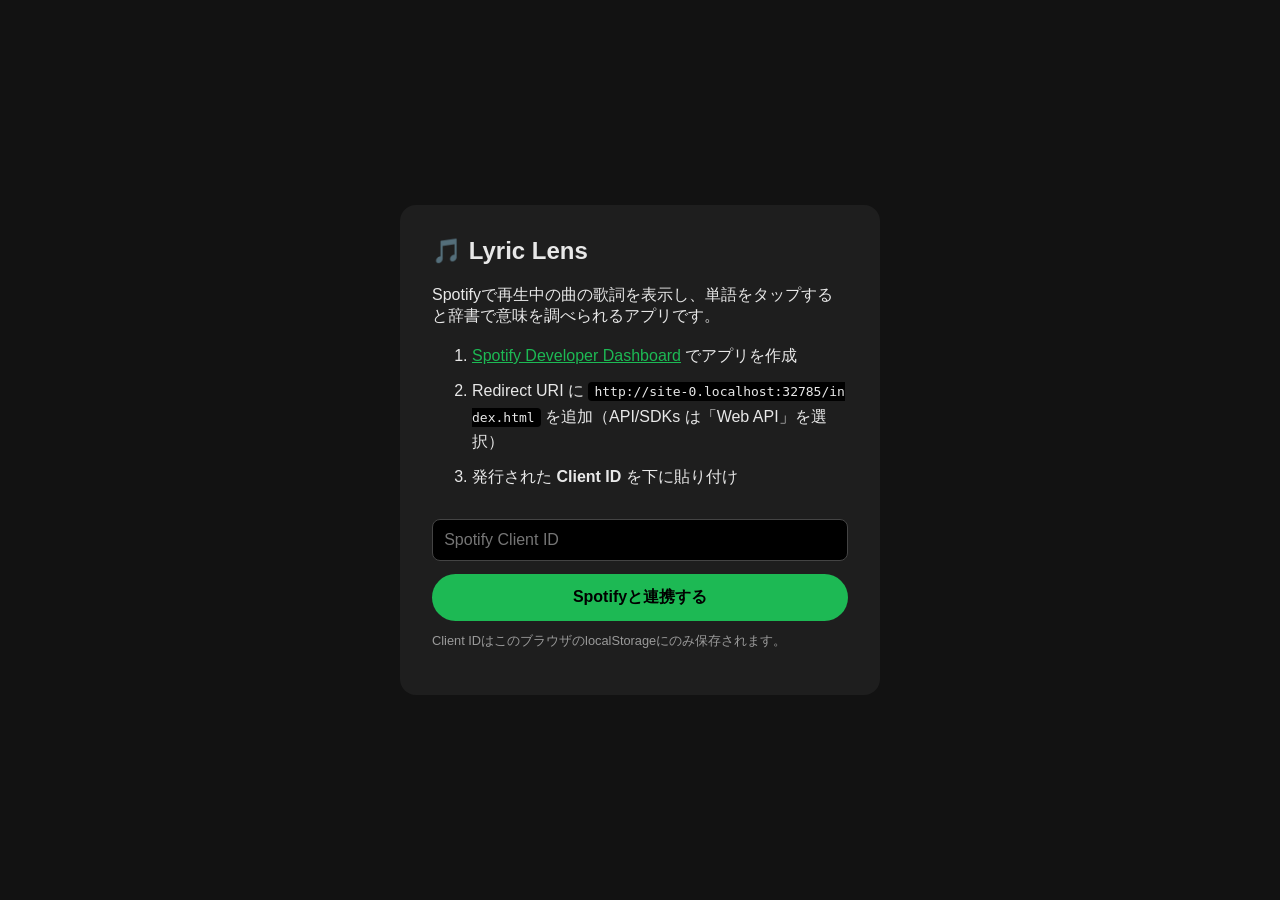
<file: index.html>
<!DOCTYPE html>
<html lang="ja">
<head>
  <meta charset="UTF-8" />
  <meta name="viewport" content="width=device-width, initial-scale=1.0" />
  <title>Lyric Lens — Spotify歌詞＆タップ辞書</title>
  <link rel="stylesheet" href="css/style.css" />
</head>
<body>
  <!-- 初回セットアップ画面 -->
  <section id="setup-screen" class="screen hidden">
    <div class="setup-card">
      <h1>🎵 Lyric Lens</h1>
      <p>Spotifyで再生中の曲の歌詞を表示し、単語をタップすると辞書で意味を調べられるアプリです。</p>
      <ol class="setup-steps">
        <li><a href="https://developer.spotify.com/dashboard" target="_blank" rel="noopener">Spotify Developer Dashboard</a> でアプリを作成</li>
        <li>Redirect URI に <code id="redirect-uri-display"></code> を追加（API/SDKs は「Web API」を選択）</li>
        <li>発行された <strong>Client ID</strong> を下に貼り付け</li>
      </ol>
      <input type="text" id="client-id-input" placeholder="Spotify Client ID" autocomplete="off" />
      <button id="connect-btn" class="primary-btn">Spotifyと連携する</button>
      <p class="note">Client IDはこのブラウザのlocalStorageにのみ保存されます。</p>
    </div>
  </section>

  <!-- メイン画面 -->
  <section id="player-screen" class="screen hidden">
    <header id="now-playing">
      <img id="album-art" alt="" />
      <div class="track-info">
        <div id="track-name">—</div>
        <div id="artist-name">再生中の曲がありません</div>
      </div>
      <div class="header-actions">
        <a href="chinese.html" class="mode-link" title="中国語モード（ピンイン＆日本語辞書）">中文</a>
        <button id="logout-btn" title="連携解除">⏏</button>
      </div>
    </header>

    <main id="lyrics-container">
      <div id="lyrics-status">Spotifyで曲を再生してください…</div>
      <div id="lyrics-lines"></div>
    </main>

    <!-- 辞書パネル -->
    <aside id="dict-panel" class="hidden">
      <div class="dict-header">
        <span id="dict-word"></span>
        <button id="dict-close">✕</button>
      </div>
      <div id="dict-body"></div>
      <div class="dict-footer">
        <a id="dict-translate-link" href="#" target="_blank" rel="noopener">Google翻訳で見る ↗</a>
      </div>
    </aside>
  </section>

  <script type="module" src="js/app.js"></script>
</body>
</html>
</file>
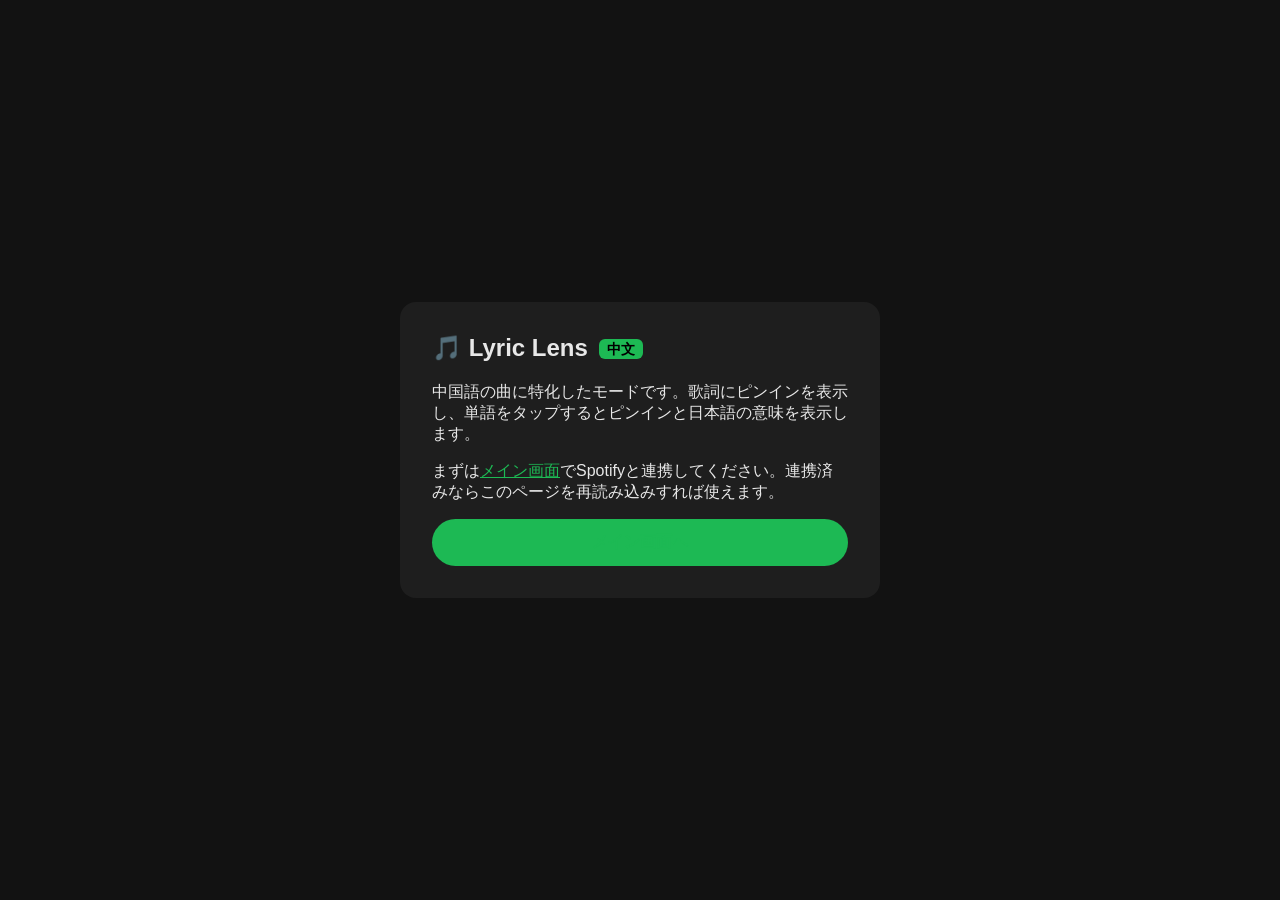
<file: chinese.html>
<!DOCTYPE html>
<html lang="ja">
<head>
  <meta charset="UTF-8" />
  <meta name="viewport" content="width=device-width, initial-scale=1.0" />
  <title>Lyric Lens 中文 — 中国語歌詞＆ピンイン＆日本語辞書</title>
  <link rel="stylesheet" href="css/style.css" />
</head>
<body>
  <!-- 未連携のときの案内画面 -->
  <section id="setup-screen" class="screen hidden">
    <div class="setup-card">
      <h1>🎵 Lyric Lens <span class="zh-badge">中文</span></h1>
      <p>中国語の曲に特化したモードです。歌詞にピンインを表示し、単語をタップするとピンインと日本語の意味を表示します。</p>
      <p>まずは<a href="index.html">メイン画面</a>でSpotifyと連携してください。連携済みならこのページを再読み込みすれば使えます。</p>
      <a href="index.html" class="primary-btn link-btn">メイン画面へ</a>
    </div>
  </section>

  <!-- メイン画面 -->
  <section id="player-screen" class="screen hidden">
    <header id="now-playing">
      <img id="album-art" alt="" />
      <div class="track-info">
        <div id="track-name">—</div>
        <div id="artist-name">再生中の曲がありません</div>
      </div>
      <div class="header-actions">
        <button id="pinyin-toggle" class="active" title="ピンイン表示の切り替え">拼音</button>
        <a href="index.html" class="mode-link" title="通常モードへ">A文</a>
        <button id="logout-btn" title="連携解除">⏏</button>
      </div>
    </header>

    <main id="lyrics-container">
      <div id="lyrics-status">Spotifyで曲を再生してください…</div>
      <div id="lyrics-lines"></div>
    </main>

    <!-- 辞書パネル -->
    <aside id="dict-panel" class="hidden">
      <div class="dict-header">
        <div>
          <span id="dict-word"></span>
          <span id="dict-pinyin"></span>
        </div>
        <button id="dict-close">✕</button>
      </div>
      <div id="dict-body"></div>
      <div class="dict-footer">
        <a id="dict-translate-link" href="#" target="_blank" rel="noopener">Google翻訳（日本語）で見る ↗</a>
      </div>
    </aside>
  </section>

  <script type="module" src="js/chinese-app.js"></script>
</body>
</html>
</file>
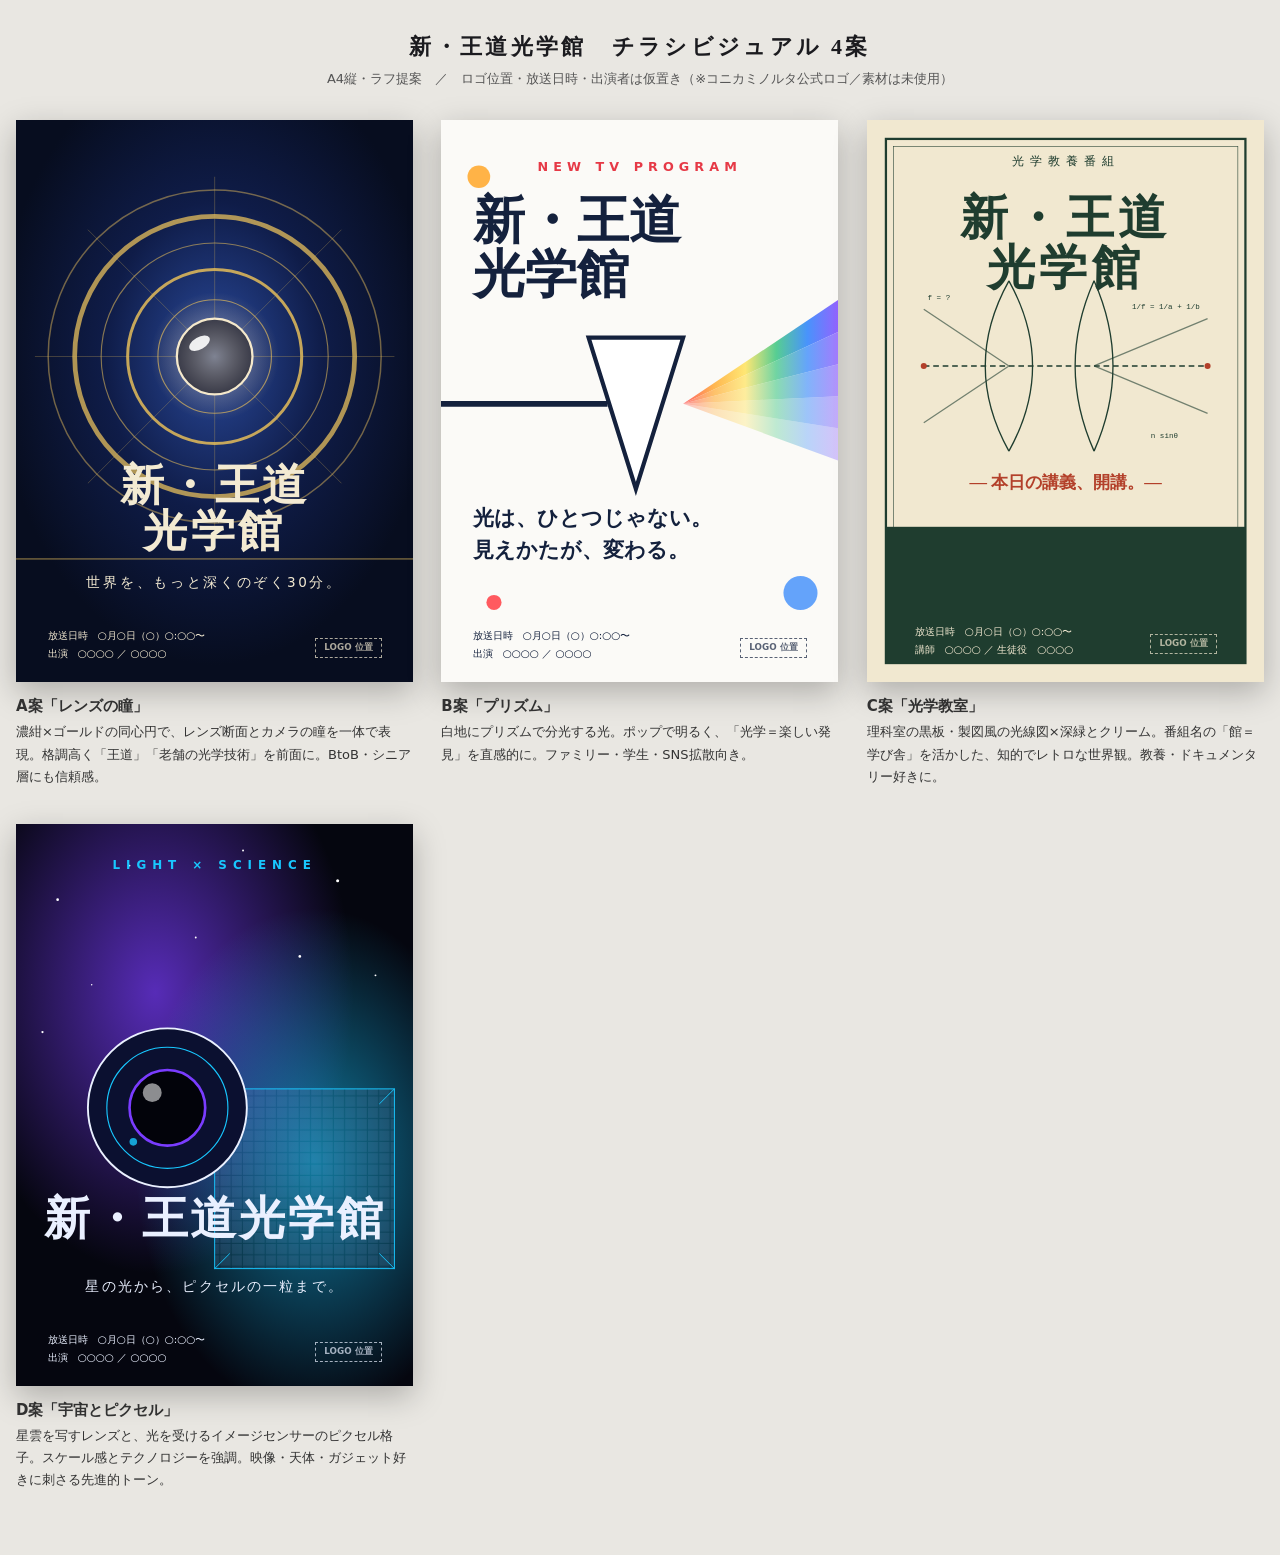
<file: flyer-visual-proposals.html>
<!doctype html>
<html lang="ja">
<head>
<meta charset="utf-8">
<meta name="viewport" content="width=device-width,initial-scale=1">
<title>新・王道光学館 チラシビジュアル4案</title>
<style>
:root{--bg:#e9e7e2;--ink:#1b1b1f}
*{box-sizing:border-box;margin:0}
body{background:var(--bg);color:var(--ink);font-family:"Hiragino Mincho ProN","Yu Mincho","Noto Serif JP",serif;padding:32px 16px 64px}
h1{font-size:22px;text-align:center;letter-spacing:.15em}
.sub{text-align:center;font-size:13px;color:#555;margin:8px 0 32px;font-family:system-ui,sans-serif}
.grid{display:grid;grid-template-columns:repeat(auto-fit,minmax(300px,1fr));gap:36px 28px;max-width:1400px;margin:auto}
figure{display:flex;flex-direction:column;gap:12px}
.flyer{aspect-ratio:210/297;width:100%;position:relative;overflow:hidden;box-shadow:0 10px 30px rgba(0,0,0,.25);container-type:inline-size}
figcaption{font-family:system-ui,sans-serif;font-size:13px;line-height:1.7;color:#333}
figcaption b{display:block;font-size:15px;margin-bottom:2px}
.flyer svg.bg{position:absolute;inset:0;width:100%;height:100%}
.t{position:absolute;left:0;right:0;text-align:center}
.logo{position:absolute;border:1px dashed currentColor;font:600 2.2cqw system-ui,sans-serif;padding:.8cqw 2cqw;opacity:.7}
.info{position:absolute;font:500 2.6cqw/1.7 system-ui,sans-serif}
/* A */
#A{background:#070d1f;color:#f3ead2}
#B{background:#fbfaf7;color:#14213d}
#C{background:#f1e8d0;color:#1f3d2f}
#D{background:#05060f;color:#eaf0ff}
.big{font-weight:900;line-height:1.05}
</style>
</head>
<body>
<h1>新・王道光学館　チラシビジュアル 4案</h1>
<p class="sub">A4縦・ラフ提案　／　ロゴ位置・放送日時・出演者は仮置き（※コニカミノルタ公式ロゴ／素材は未使用）</p>

<div class="grid">

<!-- A -->
<figure>
<div class="flyer" id="A">
<svg class="bg" viewBox="0 0 210 297" preserveAspectRatio="xMidYMid slice">
<defs>
<radialGradient id="ga" cx="50%" cy="42%" r="55%"><stop offset="0" stop-color="#2a4a9c"/><stop offset=".5" stop-color="#0f1c48"/><stop offset="1" stop-color="#070d1f"/></radialGradient>
<radialGradient id="ha"><stop offset="0" stop-color="#fff" stop-opacity=".95"/><stop offset="1" stop-color="#ffd27a" stop-opacity="0"/></radialGradient>
</defs>
<rect width="210" height="297" fill="url(#ga)"/>
<g fill="none" stroke="#d9b45a" >
<circle cx="105" cy="125" r="88" stroke-width=".8" opacity=".5"/>
<circle cx="105" cy="125" r="74" stroke-width="2.5" opacity=".8"/>
<circle cx="105" cy="125" r="60" stroke-width=".6" opacity=".6"/>
<circle cx="105" cy="125" r="46" stroke-width="1.6" opacity=".9"/>
<circle cx="105" cy="125" r="30" stroke-width=".6" opacity=".7"/>
</g>
<g stroke="#d9b45a" stroke-width=".3" opacity=".5">
<path d="M105 30V220M10 125H200M38 58L172 192M172 58L38 192"/>
</g>
<circle cx="105" cy="125" r="20" fill="#0a1230" stroke="#f3ead2" stroke-width="1.2"/>
<circle cx="105" cy="125" r="34" fill="url(#ha)" opacity=".5"/>
<ellipse cx="97" cy="118" rx="6" ry="3.2" fill="#fff" opacity=".9" transform="rotate(-30 97 118)"/>
<path d="M0 232 H210" stroke="#d9b45a" stroke-width=".4"/>
</svg>
<div class="t big" style="top:61%;font-size:11cqw;letter-spacing:.08em">新・王道<br>光学館</div>
<div class="t" style="top:80%;font:500 3.4cqw/1.8 system-ui,sans-serif;letter-spacing:.2em">世界を、もっと深くのぞく30分。</div>
<div class="info" style="left:8cqw;bottom:5cqw">放送日時　○月○日（○）○:○○〜<br>出演　○○○○ ／ ○○○○</div>
<div class="logo" style="right:8cqw;bottom:6cqw">LOGO 位置</div>
</div>
<figcaption><b>A案「レンズの瞳」</b>濃紺×ゴールドの同心円で、レンズ断面とカメラの瞳を一体で表現。格調高く「王道」「老舗の光学技術」を前面に。BtoB・シニア層にも信頼感。</figcaption>
</figure>

<!-- B -->
<figure>
<div class="flyer" id="B">
<svg class="bg" viewBox="0 0 210 297" preserveAspectRatio="xMidYMid slice">
<defs><linearGradient id="gb" x1="0" x2="1"><stop offset="0" stop-color="#ff5a5f"/><stop offset=".2" stop-color="#ffb347"/><stop offset=".4" stop-color="#ffe66d"/><stop offset=".6" stop-color="#4ecb8d"/><stop offset=".8" stop-color="#3f8efc"/><stop offset="1" stop-color="#8e5bff"/></linearGradient></defs>
<path d="M0 150 L88 150" stroke="#14213d" stroke-width="3"/>
<polygon points="88,95 138,95 113,175" fill="#fff" stroke="#14213d" stroke-width="2.2" transform="translate(-10 20)"/>
<g transform="translate(0 0)">
<polygon points="128,150 210,95 210,112" fill="url(#gb)" opacity=".95"/>
<polygon points="128,150 210,112 210,129" fill="url(#gb)" opacity=".8"/>
<polygon points="128,150 210,129 210,146" fill="url(#gb)" opacity=".65"/>
<polygon points="128,150 210,146 210,163" fill="url(#gb)" opacity=".5"/>
<polygon points="128,150 210,163 210,180" fill="url(#gb)" opacity=".35"/>
</g>
<circle cx="20" cy="30" r="6" fill="#ffb347"/><circle cx="190" cy="250" r="9" fill="#3f8efc" opacity=".8"/><circle cx="28" cy="255" r="4" fill="#ff5a5f"/>
</svg>
<div class="t" style="top:7%;font:700 3.2cqw system-ui,sans-serif;letter-spacing:.4em;color:#e63946">NEW TV PROGRAM</div>
<div class="t big" style="top:13%;font-size:13cqw;text-align:left;padding-left:8cqw;font-family:'Hiragino Sans','Yu Gothic',sans-serif;font-weight:900">新・王道<br>光学館</div>
<div class="t" style="top:68%;text-align:left;padding:0 8cqw;font:700 5.4cqw/1.5 'Hiragino Sans','Yu Gothic',sans-serif">光は、ひとつじゃない。<br>見えかたが、変わる。</div>
<div class="info" style="left:8cqw;bottom:5cqw">放送日時　○月○日（○）○:○○〜<br>出演　○○○○ ／ ○○○○</div>
<div class="logo" style="right:8cqw;bottom:6cqw">LOGO 位置</div>
</div>
<figcaption><b>B案「プリズム」</b>白地にプリズムで分光する光。ポップで明るく、「光学＝楽しい発見」を直感的に。ファミリー・学生・SNS拡散向き。</figcaption>
</figure>

<!-- C -->
<figure>
<div class="flyer" id="C">
<svg class="bg" viewBox="0 0 210 297" preserveAspectRatio="xMidYMid slice">
<rect x="10" y="10" width="190" height="277" fill="none" stroke="#1f3d2f" stroke-width="1.2"/>
<rect x="14" y="14" width="182" height="269" fill="none" stroke="#1f3d2f" stroke-width=".3"/>
<g fill="none" stroke="#1f3d2f" stroke-width=".7">
<path d="M30 130 H180" stroke-dasharray="3 2"/>
<path d="M75 85 Q50 130 75 175 M75 85 Q100 130 75 175"/>
<path d="M120 85 Q100 130 120 175 M120 85 Q140 130 120 175" />
<path d="M30 100 L75 130 M30 160 L75 130" opacity=".6"/>
<path d="M120 130 L180 105 M120 130 L180 155" opacity=".6"/>
</g>
<g font-family="monospace" font-size="4" fill="#1f3d2f"><text x="32" y="95">f = ?</text><text x="140" y="100">1/f = 1/a + 1/b</text><text x="150" y="168">n sinθ</text></g>
<circle cx="180" cy="130" r="1.6" fill="#b3402a"/><circle cx="30" cy="130" r="1.6" fill="#b3402a"/>
<rect x="10" y="215" width="190" height="72" fill="#1f3d2f"/>
</svg>
<div class="t" style="top:6%;font:500 3cqw system-ui,sans-serif;letter-spacing:.5em">光学教養番組</div>
<div class="t big" style="top:13%;font-size:12cqw;letter-spacing:.1em;color:#1f3d2f">新・王道<br>光学館</div>
<div class="t" style="top:62%;font:700 4.4cqw/1.7 serif;color:#b3402a">― 本日の講義、開講。―</div>
<div class="info" style="left:12cqw;bottom:6cqw;color:#f1e8d0">放送日時　○月○日（○）○:○○〜<br>講師　○○○○ ／ 生徒役　○○○○</div>
<div class="logo" style="right:12cqw;bottom:7cqw;color:#f1e8d0">LOGO 位置</div>
</div>
<figcaption><b>C案「光学教室」</b>理科室の黒板・製図風の光線図×深緑とクリーム。番組名の「館＝学び舎」を活かした、知的でレトロな世界観。教養・ドキュメンタリー好きに。</figcaption>
</figure>

<!-- D -->
<figure>
<div class="flyer" id="D">
<svg class="bg" viewBox="0 0 210 297" preserveAspectRatio="xMidYMid slice">
<defs>
<radialGradient id="n1" cx="35%" cy="30%" r="50%"><stop offset="0" stop-color="#7a3cff" stop-opacity=".7"/><stop offset="1" stop-color="#7a3cff" stop-opacity="0"/></radialGradient>
<radialGradient id="n2" cx="75%" cy="60%" r="45%"><stop offset="0" stop-color="#18c7ff" stop-opacity=".6"/><stop offset="1" stop-color="#18c7ff" stop-opacity="0"/></radialGradient>
<pattern id="px" width="6" height="6" patternUnits="userSpaceOnUse"><rect width="5.4" height="5.4" fill="#9fc2ff" opacity=".12"/></pattern>
</defs>
<rect width="210" height="297" fill="#05060f"/>
<rect width="210" height="297" fill="url(#n1)"/><rect width="210" height="297" fill="url(#n2)"/>
<g fill="#fff">
<circle cx="22" cy="40" r=".7"/><circle cx="60" cy="22" r=".5"/><circle cx="170" cy="30" r=".8"/><circle cx="190" cy="80" r=".5"/><circle cx="14" cy="110" r=".6"/><circle cx="120" cy="14" r=".5"/><circle cx="150" cy="70" r=".7"/><circle cx="40" cy="85" r=".4"/><circle cx="95" cy="60" r=".5"/>
</g>
<rect x="105" y="140" width="95" height="95" fill="url(#px)"/>
<g fill="none" stroke="#18c7ff" stroke-width=".5"><rect x="105" y="140" width="95" height="95"/><path d="M105 140 l8 8M200 140 l-8 8M105 235 l8 -8M200 235 l-8 -8"/></g>
<circle cx="80" cy="150" r="42" fill="#0b1030" stroke="#eaf0ff" stroke-width="1"/>
<circle cx="80" cy="150" r="32" fill="none" stroke="#18c7ff" stroke-width=".6"/>
<circle cx="80" cy="150" r="20" fill="#02030a" stroke="#7a3cff" stroke-width="1.4"/>
<circle cx="72" cy="142" r="5" fill="#fff" opacity=".55"/>
<circle cx="62" cy="168" r="2" fill="#18c7ff" opacity=".8"/>
</svg>
<div class="t" style="top:6%;font:700 3cqw system-ui,sans-serif;letter-spacing:.5em;color:#18c7ff">LIGHT × SCIENCE</div>
<div class="t big" style="top:66%;font-size:11.5cqw;letter-spacing:.06em;font-family:'Hiragino Sans','Yu Gothic',sans-serif;font-weight:900">新・王道光学館</div>
<div class="t" style="top:80%;font:500 3.6cqw/1.8 system-ui,sans-serif;letter-spacing:.15em">星の光から、ピクセルの一粒まで。</div>
<div class="info" style="left:8cqw;bottom:5cqw">放送日時　○月○日（○）○:○○〜<br>出演　○○○○ ／ ○○○○</div>
<div class="logo" style="right:8cqw;bottom:6cqw">LOGO 位置</div>
</div>
<figcaption><b>D案「宇宙とピクセル」</b>星雲を写すレンズと、光を受けるイメージセンサーのピクセル格子。スケール感とテクノロジーを強調。映像・天体・ガジェット好きに刺さる先進的トーン。</figcaption>
</figure>

</div>
</body>
</html>
</file>
<file: css/style.css>
:root {
  --bg: #121212;
  --bg-card: #1e1e1e;
  --fg: #e8e8e8;
  --fg-dim: #9a9a9a;
  --accent: #1db954;
  --accent-soft: rgba(29, 185, 84, 0.15);
  --line-height: 2.6rem;
}

* { box-sizing: border-box; }

body {
  margin: 0;
  font-family: -apple-system, BlinkMacSystemFont, "Segoe UI", "Hiragino Sans", "Noto Sans JP", sans-serif;
  background: var(--bg);
  color: var(--fg);
}

.hidden { display: none !important; }

/* ---------- セットアップ画面 ---------- */
#setup-screen {
  min-height: 100vh;
  display: flex;
  align-items: center;
  justify-content: center;
  padding: 1rem;
}

.setup-card {
  background: var(--bg-card);
  border-radius: 16px;
  padding: 2rem;
  max-width: 480px;
  width: 100%;
}

.setup-card h1 { margin-top: 0; }

.setup-steps li { margin-bottom: 0.6rem; line-height: 1.6; }

.setup-card code {
  background: #000;
  padding: 2px 6px;
  border-radius: 4px;
  word-break: break-all;
}

.setup-card a { color: var(--accent); }

#client-id-input {
  width: 100%;
  padding: 0.7rem;
  margin: 0.8rem 0;
  border-radius: 8px;
  border: 1px solid #444;
  background: #000;
  color: var(--fg);
  font-size: 1rem;
}

.primary-btn {
  width: 100%;
  padding: 0.8rem;
  border: none;
  border-radius: 999px;
  background: var(--accent);
  color: #000;
  font-size: 1rem;
  font-weight: 700;
  cursor: pointer;
}

.primary-btn:hover { filter: brightness(1.1); }

.note { color: var(--fg-dim); font-size: 0.8rem; }

.error-msg { color: #ff6b6b; font-size: 0.9rem; }

/* ---------- プレイヤー画面 ---------- */
#player-screen {
  display: flex;
  flex-direction: column;
  height: 100vh;
}

#now-playing {
  display: flex;
  align-items: center;
  gap: 0.8rem;
  padding: 0.8rem 1rem;
  background: var(--bg-card);
  box-shadow: 0 2px 8px rgba(0, 0, 0, 0.4);
  z-index: 2;
}

#album-art {
  width: 52px;
  height: 52px;
  border-radius: 8px;
  background: #333;
  object-fit: cover;
}

.track-info { flex: 1; min-width: 0; }

#track-name {
  font-weight: 700;
  white-space: nowrap;
  overflow: hidden;
  text-overflow: ellipsis;
}

#artist-name {
  color: var(--fg-dim);
  font-size: 0.85rem;
  white-space: nowrap;
  overflow: hidden;
  text-overflow: ellipsis;
}

.header-actions button {
  background: none;
  border: 1px solid #444;
  color: var(--fg-dim);
  border-radius: 8px;
  padding: 0.4rem 0.6rem;
  cursor: pointer;
}

/* ---------- 歌詞表示 ---------- */
#lyrics-container {
  flex: 1;
  overflow-y: auto;
  padding: 40vh 1.5rem;
  scroll-behavior: smooth;
}

#lyrics-status {
  text-align: center;
  color: var(--fg-dim);
}

.lyric-line {
  font-size: 1.5rem;
  font-weight: 600;
  line-height: 1.5;
  margin-bottom: 1.4rem;
  color: var(--fg-dim);
  opacity: 0.55;
  transition: opacity 0.3s, color 0.3s, transform 0.3s;
  transform-origin: left center;
}

.lyric-line.active {
  color: var(--fg);
  opacity: 1;
  transform: scale(1.06);
}

.lyric-line.past { opacity: 0.35; }

.word {
  cursor: pointer;
  border-radius: 4px;
  padding: 0 1px;
}

.word:hover, .word.selected {
  background: var(--accent-soft);
  color: var(--accent);
}

/* ---------- 辞書パネル ---------- */
#dict-panel {
  position: fixed;
  bottom: 0;
  left: 0;
  right: 0;
  max-height: 55vh;
  background: var(--bg-card);
  border-radius: 16px 16px 0 0;
  box-shadow: 0 -4px 24px rgba(0, 0, 0, 0.6);
  display: flex;
  flex-direction: column;
  z-index: 10;
}

@media (min-width: 720px) {
  #dict-panel {
    left: auto;
    top: 80px;
    bottom: 20px;
    right: 20px;
    width: 380px;
    max-height: none;
    border-radius: 16px;
  }
}

.dict-header {
  display: flex;
  align-items: center;
  justify-content: space-between;
  padding: 0.9rem 1.2rem;
  border-bottom: 1px solid #333;
}

#dict-word { font-size: 1.3rem; font-weight: 700; }

#dict-close {
  background: none;
  border: none;
  color: var(--fg-dim);
  font-size: 1.1rem;
  cursor: pointer;
}

#dict-body {
  overflow-y: auto;
  padding: 1rem 1.2rem;
  flex: 1;
}

.dict-lang {
  color: var(--accent);
  font-size: 0.8rem;
  font-weight: 700;
  text-transform: uppercase;
  letter-spacing: 0.05em;
  margin: 0.8rem 0 0.3rem;
}

.dict-lang:first-child { margin-top: 0; }

.dict-pos { color: var(--fg-dim); font-style: italic; font-size: 0.85rem; }

.dict-defs { margin: 0.3rem 0 0.6rem; padding-left: 1.3rem; }

.dict-defs li { margin-bottom: 0.35rem; line-height: 1.5; }

.dict-loading, .dict-empty { color: var(--fg-dim); }

.dict-footer {
  padding: 0.7rem 1.2rem;
  border-top: 1px solid #333;
}

.dict-footer a { color: var(--accent); font-size: 0.9rem; text-decoration: none; }

/* ---------- 中国語モード ---------- */

.zh-badge {
  font-size: 0.9rem;
  vertical-align: middle;
  background: var(--accent);
  color: #000;
  border-radius: 6px;
  padding: 2px 8px;
  margin-left: 4px;
}

.link-btn {
  display: block;
  text-align: center;
  text-decoration: none;
  color: #000;
  margin-top: 1rem;
}

.mode-link {
  border: 1px solid #444;
  color: var(--fg-dim);
  border-radius: 8px;
  padding: 0.4rem 0.6rem;
  text-decoration: none;
  font-size: 0.85rem;
}

#pinyin-toggle {
  background: none;
  border: 1px solid #444;
  color: var(--fg-dim);
  border-radius: 8px;
  padding: 0.4rem 0.6rem;
  cursor: pointer;
  font-size: 0.85rem;
}

#pinyin-toggle.active {
  border-color: var(--accent);
  color: var(--accent);
}

/* ピンインのルビ */
.zh-line { line-height: 2.1; }

.zh-line ruby rt {
  font-size: 0.55em;
  font-weight: 400;
  color: var(--fg-dim);
  letter-spacing: 0.02em;
}

.zh-line .word.selected ruby rt,
.zh-line .word:hover ruby rt { color: var(--accent); }

.hide-pinyin rt { display: none; }

/* 辞書パネル内のピンイン・日本語訳 */
#dict-pinyin {
  color: var(--accent);
  font-size: 1rem;
  margin-left: 0.6rem;
}

.dict-ja {
  font-size: 1.15rem;
  line-height: 1.6;
  margin-bottom: 0.4rem;
}
</file>
